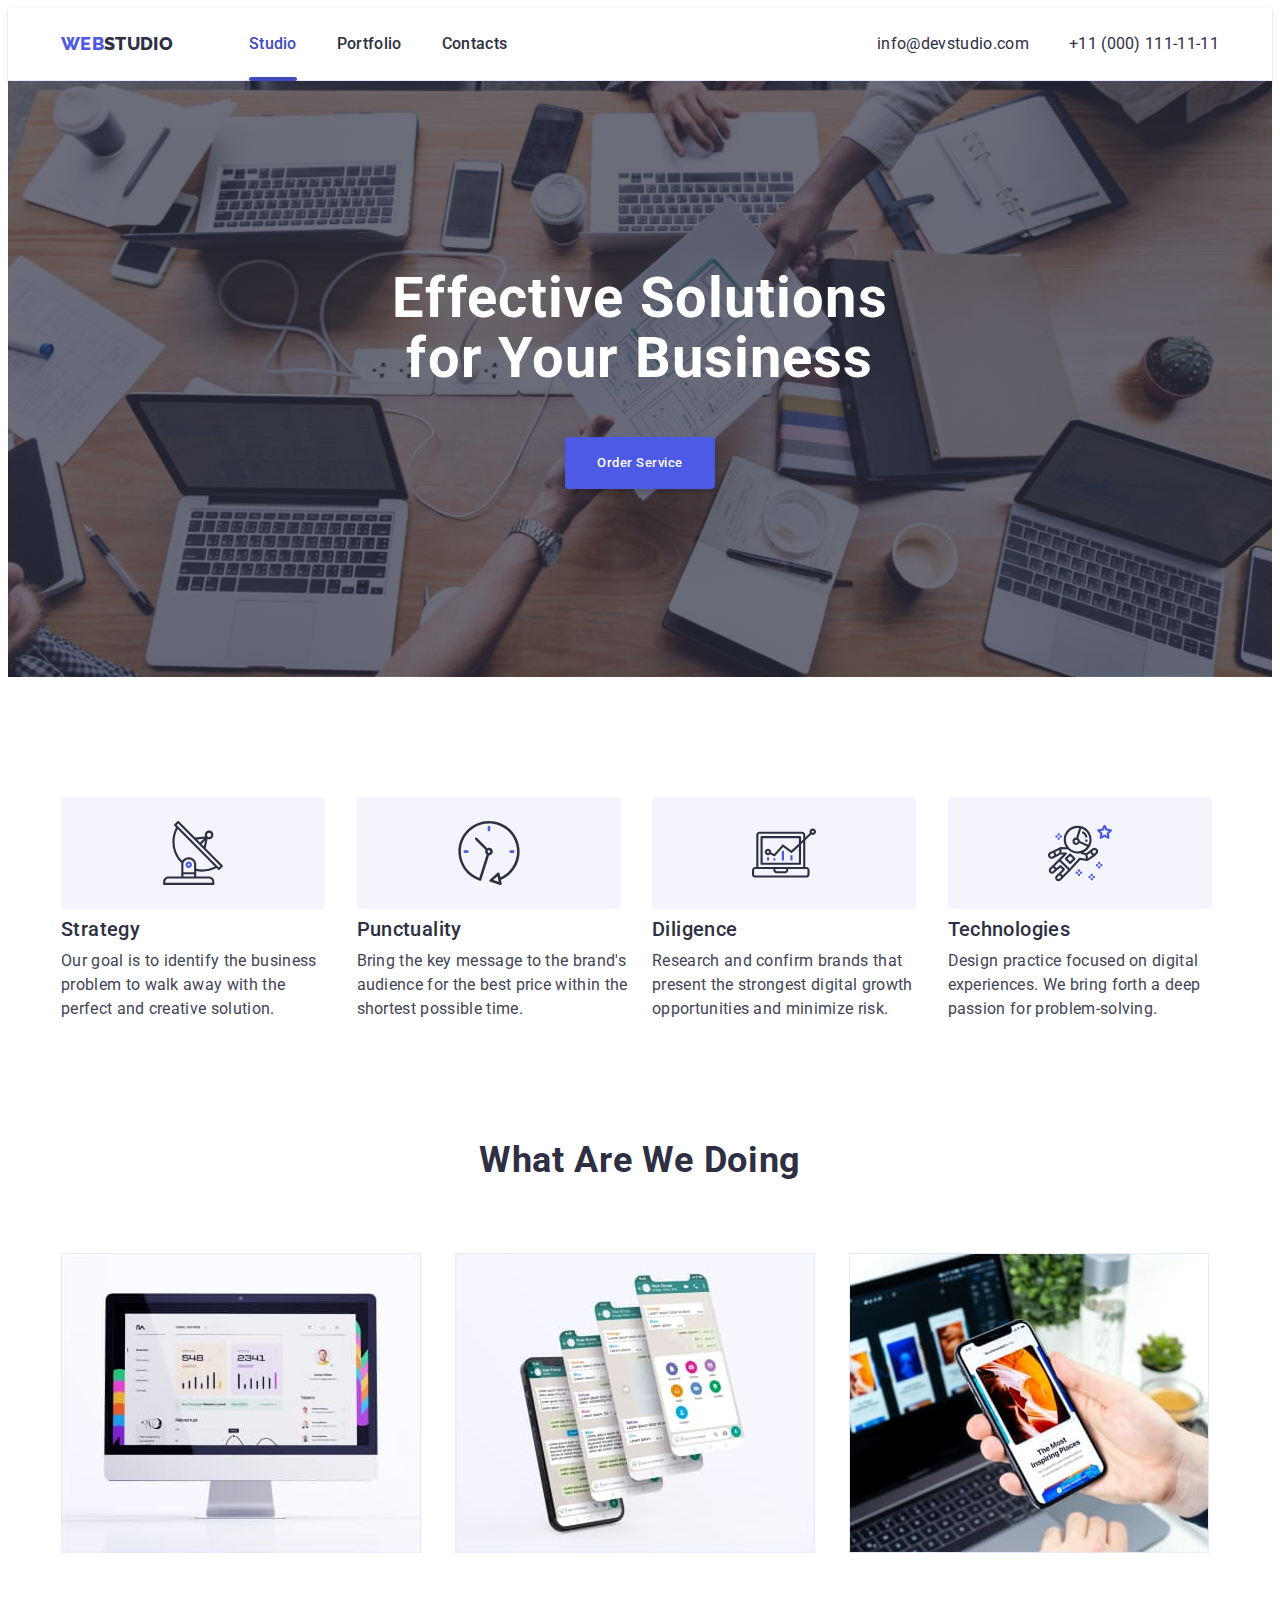
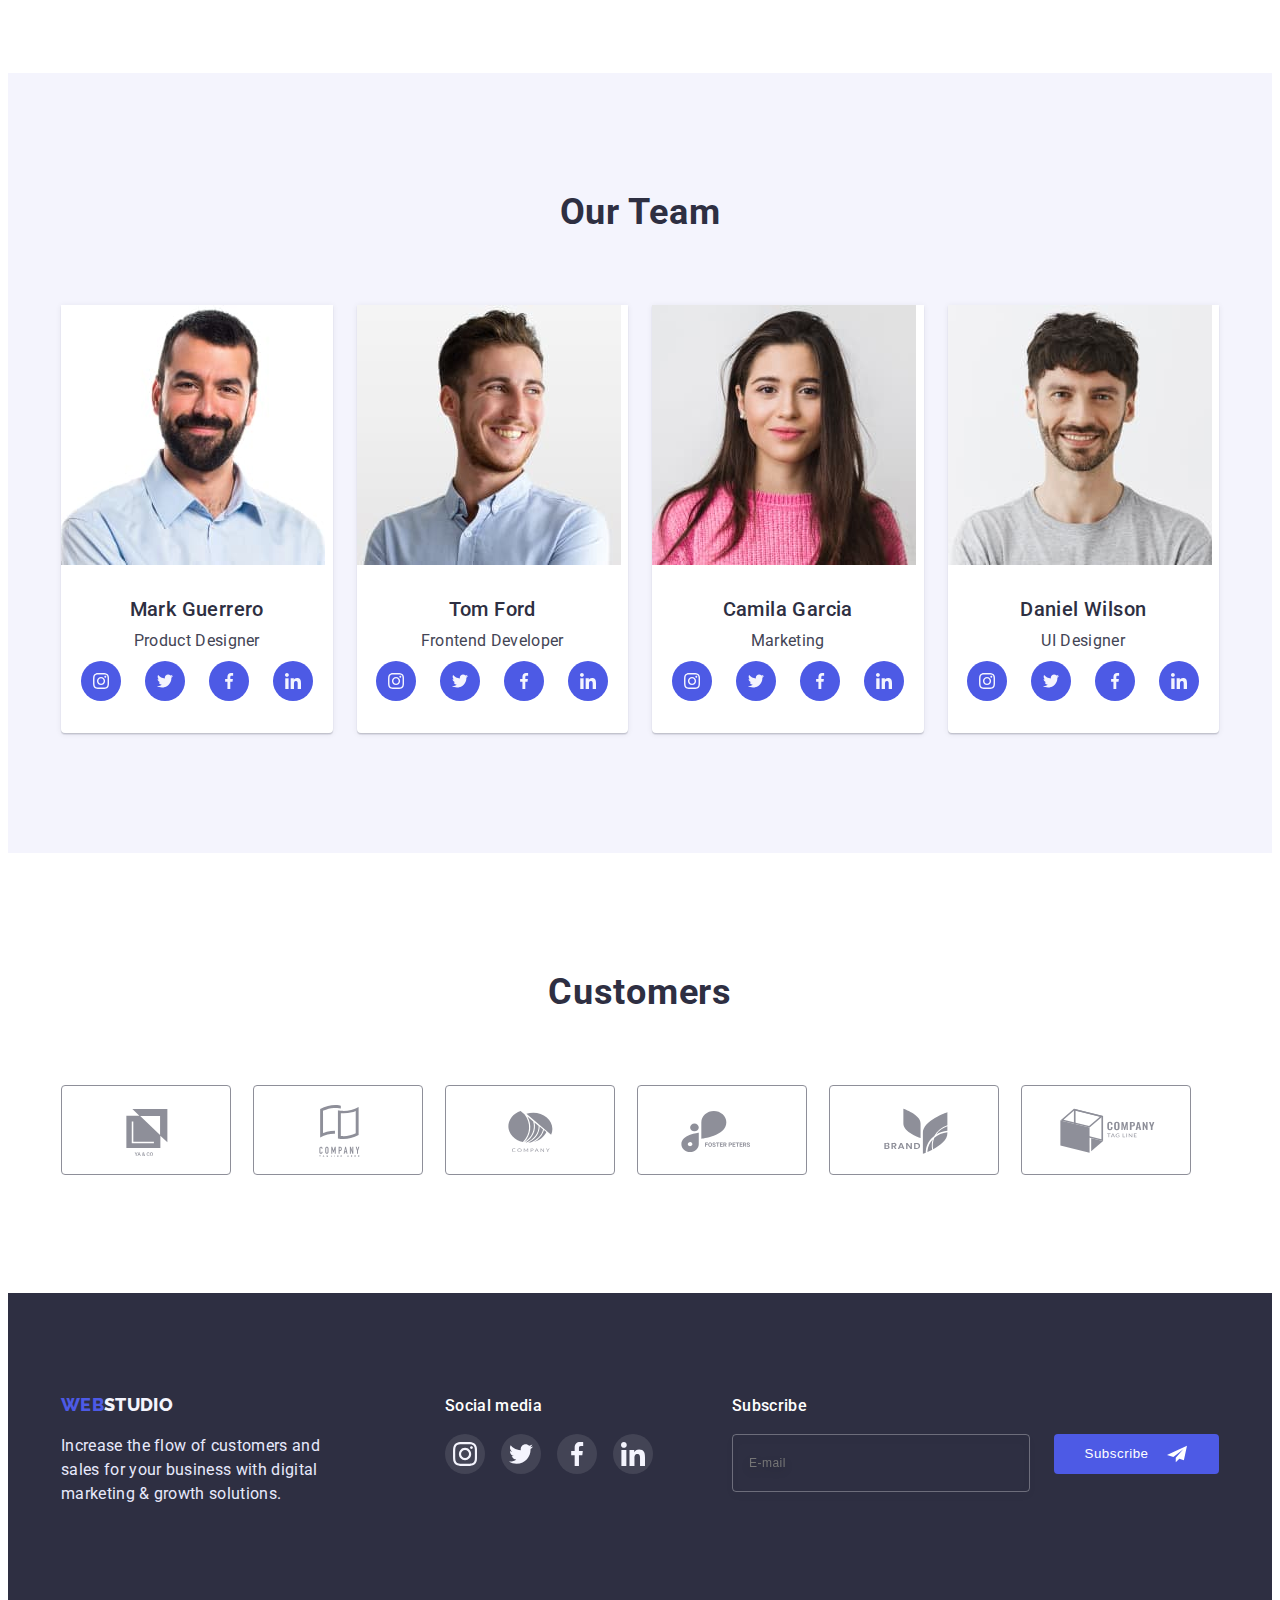
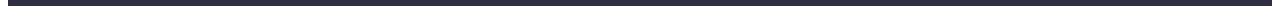
<file: index.html>
<!DOCTYPE html>
<html lang="en">
  <head>
    <meta charset="UTF-8" />
    <meta http-equiv="X-UA-Compatible" content="IE=edge" />
    <meta name="viewport" content="width=device-width, initial-scale=1.0" />
    <title>WebStudio</title>
    <link rel="preconnect" href="https://fonts.googleapis.com" />
    <link rel="preconnect" href="https://fonts.gstatic.com" crossorigin />
    <link
      href="https://fonts.googleapis.com/css2?family=Raleway:wght@800&family=Roboto:wght@400;500;700;900&display=swap"
      rel="stylesheet"
    />
    <link
      rel="stylesheet"
      href="https://cdnjs.cloudflare.com/ajax/libs/modern-normalize/1.1.0/modern-normalize.min.css"
      integrity="sha512-wpPYUAdjBVSE4KJnH1VR1HeZfpl1ub8YT/NKx4PuQ5NmX2tKuGu6U/JRp5y+Y8XG2tV+wKQpNHVUX03MfMFn9Q=="
      crossorigin="anonymous"
      referrerpolicy="no-referrer"
    />
    <link rel="stylesheet" href="./css/style.css" />
  </head>

  <body>
    <header class="header">
      <div class="container header-container">
        <nav class="header-navigation">
          <a class="header-logo logo link" href="./index.html">
            <span class="accent">Web</span>Studio</a
          >
          <ul class="header-list list">
            <li class="header-item">
              <a class="header-link link under" href="./index.html">Studio</a>
            </li>
            <li class="header-item">
              <a class="header-link link" href="./portfolio.html">Portfolio</a>
            </li>
            <li class="header-item">
              <a class="header-link link" href="">Contacts</a>
            </li>
          </ul>
        </nav>

        <address class="header-address">
          <ul class="header-address-list list">
            <li class="header-contact">
              <a
                class="header-address-link link"
                href="mailto:info@devstudio.com"
                >info@devstudio.com</a
              >
            </li>
            <li class="header-contact">
              <a class="header-address-link link" href="tel:+110001111111"
                >+11 (000) 111-11-11</a
              >
            </li>
          </ul>
        </address>
      </div>
    </header>

    <main>
      <section class="hero">
        <div class="container">
          <h1 class="text-main">Effective Solutions for Your Business</h1>
          <button class="button-hero" data-modal-open type="button">
            Order Service
          </button>
        </div>
      </section>
      <!--Service-->
      <section class="section">
        <div class="container">
          <h2 class="hidden">Benefit</h2>
          <ul class="cards-set list">
            <li class="card-set">
              <div class="thumb">
                <svg class="card-icon" width="64" height="64">
                  <use href="./images/icons.svg#icon-antenna"></use>
                </svg>
              </div>
              <h3 class="text-name">Strategy</h3>
              <p class="text-description">
                Our goal is to identify the business problem to walk away with
                the perfect and creative solution.
              </p>
            </li>
            <li class="card-set">
              <div class="thumb">
                <svg class="card-icon" width="64" height="64">
                  <use href="./images/icons.svg#icon-clock"></use>
                </svg>
              </div>
              <h3 class="text-name">Punctuality</h3>
              <p class="text-description">
                Bring the key message to the brand's audience for the best price
                within the shortest possible time.
              </p>
            </li>
            <li class="card-set">
              <div class="thumb">
                <svg class="card-icon" width="64" height="64">
                  <use href="./images/icons.svg#icon-diagram"></use>
                </svg>
              </div>
              <h3 class="text-name">Diligence</h3>
              <p class="text-description">
                Research and confirm brands that present the strongest digital
                growth opportunities and minimize risk.
              </p>
            </li>
            <li class="card-set">
              <div class="thumb">
                <svg class="card-icon" width="64" height="64">
                  <use href="./images/icons.svg#icon-astronaut"></use>
                </svg>
              </div>
              <h3 class="text-name">Technologies</h3>
              <p class="text-description">
                Design practice focused on digital experiences. We bring forth a
                deep passion for problem-solving.
              </p>
            </li>
          </ul>
        </div>
      </section>

      <section class="section-service">
        <div class="container">
          <h2 class="names">What are we doing</h2>
          <ul class="list-gadget list">
            <li class="gadgets">
              <img src="./images/tablet.jpg" alt="tablet" width="360" />
            </li>
            <li class="gadgets">
              <img src="./images/screen.jpg" alt="screen" width="360" />
            </li>
            <li class="gadgets">
              <img src="./images/phone.jpg" alt="phone" width="360" />
            </li>
          </ul>
        </div>
      </section>

      <!--Our team-->
      <section class="section-inverse section">
        <div class="container">
          <h2 class="names">Our Team</h2>
          <ul class="list list-teams">
            <li class="names-backgr">
              <img
                src="./images/markguerrero.jpg"
                alt="photomarkguerrero"
                width="264"
              />
              <div class="list-team-wrap">
                <h3 class="teams">Mark Guerrero</h3>
                <p class="paragraph-text">Product Designer</p>
                <ul class="teams-soc-list list">
                  <li class="teams-soc-item">
                    <a class="teams-soc-link link" href>
                      <svg class="teams-soc-icon" width="16" height="16">
                        <use href="./images/icons.svg#icon-instagram"></use>
                      </svg>
                    </a>
                  </li>
                  <li class="teams-soc-item">
                    <a class="teams-soc-link link" href>
                      <svg class="teams-soc-icon" width="16" height="16">
                        <use href="./images/icons.svg#icon-twitter"></use>
                      </svg>
                    </a>
                  </li>
                  <li class="teams-soc-item">
                    <a class="teams-soc-link link" href>
                      <svg class="teams-soc-icon" width="16" height="16">
                        <use href="./images/icons.svg#icon-facebook"></use>
                      </svg>
                    </a>
                  </li>
                  <li class="teams-soc-item">
                    <a class="teams-soc-link link" href>
                      <svg class="teams-soc-icon" width="16" height="16">
                        <use href="./images/icons.svg#icon-linkedin"></use>
                      </svg>
                    </a>
                  </li>
                </ul>
              </div>
            </li>
            <li class="names-backgr">
              <img src="./images/tomford.jpg" alt="phototomford" width="264" />
              <div class="list-team-wrap">
                <h3 class="teams">Tom Ford</h3>
                <p class="paragraph-text">Frontend Developer</p>
                <ul class="teams-soc-list list">
                  <li class="teams-soc-item">
                    <a class="teams-soc-link link" href>
                      <svg class="teams-soc-icon" width="16" height="16">
                        <use href="./images/icons.svg#icon-instagram"></use>
                      </svg>
                    </a>
                  </li>
                  <li class="teams-soc-item">
                    <a class="teams-soc-link link" href>
                      <svg class="teams-soc-icon" width="16" height="16">
                        <use href="./images/icons.svg#icon-twitter"></use>
                      </svg>
                    </a>
                  </li>
                  <li class="teams-soc-item">
                    <a class="teams-soc-link link" href>
                      <svg class="teams-soc-icon" width="16" height="16">
                        <use href="./images/icons.svg#icon-facebook"></use>
                      </svg>
                    </a>
                  </li>
                  <li class="teams-soc-item">
                    <a class="teams-soc-link link" href>
                      <svg class="teams-soc-icon" width="16" height="16">
                        <use href="./images/icons.svg#icon-linkedin"></use>
                      </svg>
                    </a>
                  </li>
                </ul>
              </div>
            </li>
            <li class="names-backgr">
              <img
                src="./images/camilagarcia.jpg"
                alt="photocamilagarcia"
                width="264"
              />
              <div class="list-team-wrap">
                <h3 class="teams">Camila Garcia</h3>
                <p class="paragraph-text">Marketing</p>
                <ul class="teams-soc-list list">
                  <li class="teams-soc-item">
                    <a class="teams-soc-link link" href>
                      <svg class="teams-soc-icon" width="16" height="16">
                        <use href="./images/icons.svg#icon-instagram"></use>
                      </svg>
                    </a>
                  </li>
                  <li class="teams-soc-item">
                    <a class="teams-soc-link link" href>
                      <svg class="teams-soc-icon" width="16" height="16">
                        <use href="./images/icons.svg#icon-twitter"></use>
                      </svg>
                    </a>
                  </li>
                  <li class="teams-soc-item">
                    <a class="teams-soc-link link" href>
                      <svg class="teams-soc-icon" width="16" height="16">
                        <use href="./images/icons.svg#icon-facebook"></use>
                      </svg>
                    </a>
                  </li>
                  <li class="teams-soc-item">
                    <a class="teams-soc-link link" href>
                      <svg class="teams-soc-icon" width="16" height="16">
                        <use href="./images/icons.svg#icon-linkedin"></use>
                      </svg>
                    </a>
                  </li>
                </ul>
              </div>
            </li>
            <li class="names-backgr">
              <img
                src="./images/danielwilson.jpg"
                alt="photodanielwilson"
                width="264"
              />
              <div class="list-team-wrap">
                <h3 class="teams">Daniel Wilson</h3>
                <p class="paragraph-text">UI Designer</p>
                <ul class="teams-soc-list list">
                  <li class="teams-soc-item">
                    <a class="teams-soc-link link" href>
                      <svg class="teams-soc-icon" width="16" height="16">
                        <use href="./images/icons.svg#icon-instagram"></use>
                      </svg>
                    </a>
                  </li>
                  <li class="teams-soc-item">
                    <a class="teams-soc-link link" href>
                      <svg class="teams-soc-icon" width="16" height="16">
                        <use href="./images/icons.svg#icon-twitter"></use>
                      </svg>
                    </a>
                  </li>
                  <li class="teams-soc-item">
                    <a class="teams-soc-link link" href>
                      <svg class="teams-soc-icon" width="16" height="16">
                        <use href="./images/icons.svg#icon-facebook"></use>
                      </svg>
                    </a>
                  </li>
                  <li class="teams-soc-item">
                    <a class="teams-soc-link link" href>
                      <svg class="teams-soc-icon" width="16" height="16">
                        <use href="./images/icons.svg#icon-linkedin"></use>
                      </svg>
                    </a>
                  </li>
                </ul>
              </div>
            </li>
          </ul>
        </div>
      </section>

      <!--Customers-->
      <section class="section">
        <div class="container">
          <h2 class="customers-title">Customers</h2>
          <ul class="customers-list">
            <li class="customers-item list">
              <a class="customers-link link" href>
                <svg class="customers-icon" width="104" height="56">
                  <use href="./images/icons.svg#icon-logo"></use>
                </svg>
              </a>
            </li>

            <li class="customers-item list">
              <a class="customers-link link" href>
                <svg class="customers-icon" width="104" height="56">
                  <use href="./images/icons.svg#icon-logo2"></use>
                </svg>
              </a>
            </li>

            <li class="customers-item list">
              <a class="customers-link link" href>
                <svg class="customers-icon" width="104" height="56">
                  <use href="./images/icons.svg#icon-logo3"></use>
                </svg>
              </a>
            </li>

            <li class="customers-item list">
              <a class="customers-link link" href>
                <svg class="customers-icon" width="104" height="56">
                  <use href="./images/icons.svg#icon-logo4"></use>
                </svg>
              </a>
            </li>

            <li class="customers-item list">
              <a class="customers-link link" href>
                <svg class="customers-icon" width="104" height="56">
                  <use href="./images/icons.svg#icon-logo5"></use>
                </svg>
              </a>
            </li>

            <li class="customers-item list">
              <a class="customers-link link" href>
                <svg class="customers-icon" width="104" height="56">
                  <use href="./images/icons.svg#icon-logo6"></use>
                </svg>
              </a>
            </li>
          </ul>
        </div>
      </section>
    </main>

    <!--WebStudio-->
    <footer class="footer">
      <div class="footer-container">
        <div class="footer-description">
          <a class="footer-logo logo link" href="./index.html">
            <span class="accent">Web</span
            ><span class="accent-logo">Studio</span></a
          >
          <p class="footer-text">
            Increase the flow of customers and sales for your business with
            digital marketing & growth solutions.
          </p>
        </div>
        <div class="footer-soc">
          <p class="footer-soc-title">Social media</p>
          <ul class="footer-soc-list list">
            <li class="footer-soc-item list">
              <a class="footer-soc-link link" href>
                <svg class="footer-soc-icon" width="24" height="24">
                  <use href="./images/icons.svg#icon-instagram"></use>
                </svg>
              </a>
            </li>
            <li class="footer-soc-item">
              <a class="footer-soc-link link" href>
                <svg class="footer-soc-icon" width="24" height="24">
                  <use href="./images/icons.svg#icon-twitter"></use>
                </svg>
              </a>
            </li>
            <li class="footer-soc-item">
              <a class="footer-soc-link link" href>
                <svg class="footer-soc-icon" width="24" height="24">
                  <use href="./images/icons.svg#icon-facebook"></use>
                </svg>
              </a>
            </li>
            <li class="footer-soc-item">
              <a class="footer-soc-link link" href>
                <svg class="footer-soc-icon" width="24" height="24">
                  <use href="./images/icons.svg#icon-linkedin"></use>
                </svg>
              </a>
            </li>
          </ul>
        </div>

        <div class="subscribe-field">
          <p class="footer-sub-title">Subscribe</p>
          <form class="subscribe-form">
            <input
              type="email"
              name="subscribe-email"
              class="subscribe-input"
              id="subscribe-email"
              placeholder="E-mail"
            />

            <button class="button-subscribe" type="submit">
              <span class="sub-text">Subscribe</span>
              <svg class="subscribe-icon" width="24" height="20">
                <use href="./images/icons.svg#icon-send"></use>
              </svg>
            </button>
          </form>
        </div>
      </div>
    </footer>
    <div class="backdrop is-hidden" data-modal>
      <div class="modal">
        <button class="modal-close" type="button" data-modal-close>
          <svg class="modal-close-icon" width="8" height="8">
            <use href="./images/icons.svg#icon-close-black"></use>
          </svg>
        </button>
        <p class="modal-title">Leave your contacts and we will call you back</p>
        <form class="modal-form">
          <div class="modal-field">
            <label class="input-text" for="user-name">Name</label>
            <div class="input-wrap">
              <input
                class="modal-input"
                id="user-name"
                name="user-name"
                type="text"
              />
              <svg class="modal-icon" width="18" height="18">
                <use href="./images/icons.svg#icon-person"></use>
              </svg>
            </div>
          </div>

          <div class="modal-field">
            <label class="input-texts" for="user-tel">Phone</label>
            <div class="input-wrap">
              <input class="modal-input" id="user-tel" type="tel" />
              <svg class="modal-icon" width="18" height="24">
                <use href="./images/icons.svg#icon-phone"></use>
              </svg>
            </div>
          </div>

          <div class="modal-field">
            <label class="input-texts" for="user-email">Email</label>
            <div class="input-wrap">
              <input class="modal-input" id="user-email" type="email" />
              <svg class="modal-icon" width="18" height="24">
                <use href="./images/icons.svg#icon-email"></use>
              </svg>
            </div>
          </div>

          <div class="modal-field-com">
            <label class="input-text" for="user-text">Comment</label>
            <textarea
              class="modal-message"
              id="user-text"
              name="user-text"
              placeholder="Text input"
            ></textarea>
          </div>

          <div class="modal-field">
            <input
              class="input-check hidden"
              id="policy"
              type="checkbox"
              value="true"
            />
            <label for="policy" class="check-text">
              <span class="check-frame">
                <svg class="check-icon" width="10" height="8">
                  <use href="./images/icons.svg#icon-check"></use>
                </svg>
              </span>
              <span>
                I accept the terms and conditions of the
                <a class="policy-text" href="">Privacy Policy</a>
              </span>
            </label>
          </div>
          <button class="button-backdrop" type="submit">Send</button>
        </form>
      </div>
    </div>
    <script src="./js/modal.js"></script>
  </body>
</html>
</file>
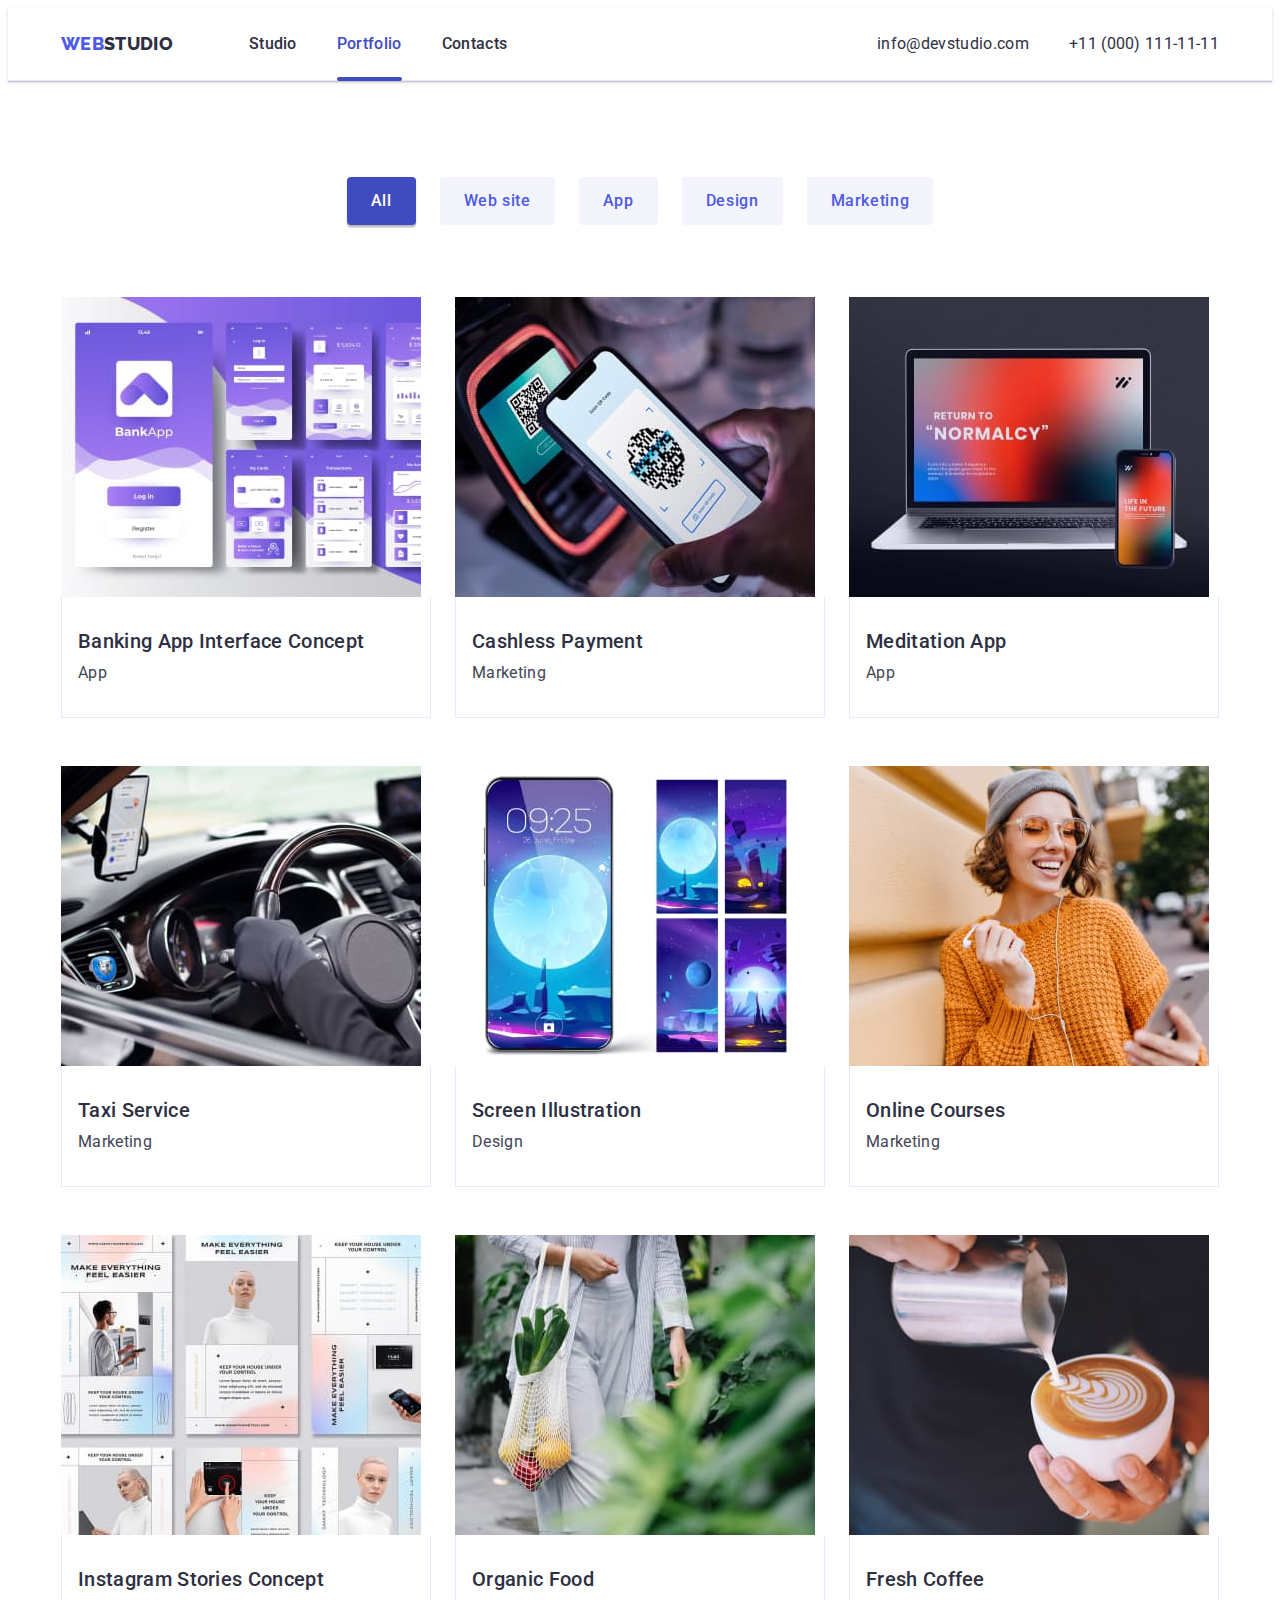
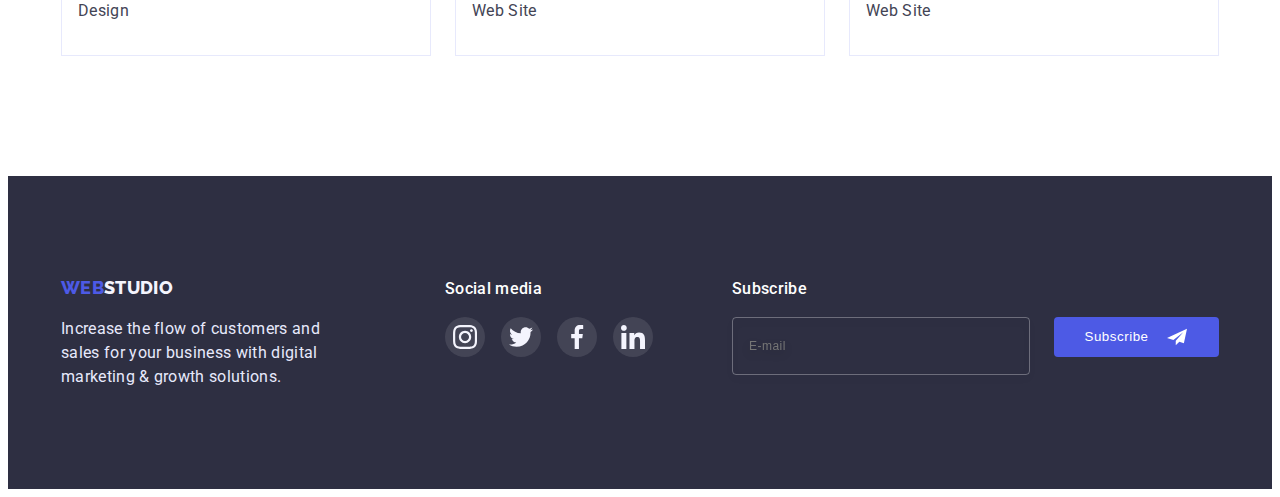
<file: portfolio.html>
<!DOCTYPE html>
<html lang="en">
  <head>
    <meta charset="UTF-8" />
    <meta http-equiv="X-UA-Compatible" content="IE=edge" />
    <meta name="viewport" content="width=device-width, initial-scale=1.0" />
    <title>WebStudio</title>
    <link rel="preconnect" href="https://fonts.googleapis.com" />
    <link rel="preconnect" href="https://fonts.gstatic.com" crossorigin />
    <link
      href="https://fonts.googleapis.com/css2?family=Raleway:wght@800&family=Roboto:wght@400;500;700;900&display=swap"
      rel="stylesheet"
    />
    <link
      rel="stylesheet"
      href="https://cdnjs.cloudflare.com/ajax/libs/modern-normalize/1.1.0/modern-normalize.min.css"
      integrity="sha512-wpPYUAdjBVSE4KJnH1VR1HeZfpl1ub8YT/NKx4PuQ5NmX2tKuGu6U/JRp5y+Y8XG2tV+wKQpNHVUX03MfMFn9Q=="
      crossorigin="anonymous"
      referrerpolicy="no-referrer"
    />
    <link rel="stylesheet" href="./css/style.css" />
  </head>

  <body>
    <header class="header">
      <div class="container header-container">
        <nav class="header-navigation">
          <a class="header-logo logo link" href="./index.html">
            <span class="accent">Web</span>Studio</a
          >
          <ul class="header-list list">
            <li class="header-item">
              <a class="header-link link" href="./index.html">Studio</a>
            </li>
            <li class="header-item">
              <a class="header-link link under" href="./portfolio.html"
                >Portfolio</a
              >
            </li>
            <li class="header-item">
              <a class="header-link link" href="">Contacts</a>
            </li>
          </ul>
        </nav>

        <address class="header-address">
          <ul class="header-address-list list">
            <li class="header-contact">
              <a
                class="header-address-link link"
                href="mailto:info@devstudio.com"
                >info@devstudio.com</a
              >
            </li>
            <li class="header-contact">
              <a class="header-address-link link" href="tel:+110001111111"
                >+11 (000) 111-11-11</a
              >
            </li>
          </ul>
        </address>
      </div>
    </header>

    <main>
      <section class="projects">
        <div class="container">
          <h1 class="hidden">List of Projects</h1>
          <ul class="filter-list list">
            <li class="filter-item">
              <button class="filter-button filter-current" type="button">
                All
              </button>
            </li>
            <li class="filter-item">
              <button class="filter-button" type="button">Web site</button>
            </li>
            <li class="filter-item">
              <button class="filter-button" type="button">App</button>
            </li>
            <li class="filter-item">
              <button class="filter-button" type="button">Design</button>
            </li>
            <li class="filter-item">
              <button class="filter-button" type="button">Marketing</button>
            </li>
          </ul>

          <ul class="projects-list list">
            <li class="projects-backgr">
              <a href="" class="projects-link link">
                <div class="projects-cover-wrap">
                  <img src="./img/bank.jpg" alt="bankingapp" width="360" />
                  <p class="projects-cover-text">
                    14 Stylish and User-Friendly App Design Concepts · Task
                    Manager App · Calorie Tracker App · Exotic Fruit Ecommerce
                    App · Cloud Storage App
                  </p>
                </div>
                <div class="projects-list-wrap">
                  <h2 class="concept-item">Banking App Interface Concept</h2>
                  <p class="projects-text">App</p>
                </div>
              </a>
            </li>

            <li class="projects-backgr">
              <a href="" class="projects-link link">
                <div class="projects-cover-wrap">
                  <img
                    src="./img/payment.jpg"
                    alt="cashlesspayment"
                    width="360"
                  />
                  <p class="projects-cover-text">
                    14 Stylish and User-Friendly App Design Concepts · Task
                    Manager App · Calorie Tracker App · Exotic Fruit Ecommerce
                    App · Cloud Storage App
                  </p>
                </div>
                <div class="projects-list-wrap">
                  <h2 class="concept-item">Cashless Payment</h2>
                  <p class="projects-text">Marketing</p>
                </div>
              </a>
            </li>

            <li class="projects-backgr">
              <a href="" class="projects-link link">
                <div class="projects-cover-wrap">
                  <img
                    src="./img/meditation.jpg"
                    alt="meditationapp"
                    width="360"
                  />
                  <p class="projects-cover-text">
                    14 Stylish and User-Friendly App Design Concepts · Task
                    Manager App · Calorie Tracker App · Exotic Fruit Ecommerce
                    App · Cloud Storage App
                  </p>
                </div>
                <div class="projects-list-wrap">
                  <h2 class="concept-item">Meditation App</h2>
                  <p class="projects-text">App</p>
                </div>
              </a>
            </li>

            <li class="projects-backgr">
              <a href="" class="projects-link link">
                <div class="projects-cover-wrap">
                  <img src="./img/taxi.jpg" alt="taxiservice" width="360" />
                  <p class="projects-cover-text">
                    14 Stylish and User-Friendly App Design Concepts · Task
                    Manager App · Calorie Tracker App · Exotic Fruit Ecommerce
                    App · Cloud Storage App
                  </p>
                </div>
                <div class="projects-list-wrap">
                  <h2 class="concept-item">Taxi Service</h2>
                  <p class="projects-text">Marketing</p>
                </div>
              </a>
            </li>

            <li class="projects-backgr">
              <a href="" class="projects-link link">
                <div class="projects-cover-wrap">
                  <img
                    src="./img/screen.jpg"
                    alt="screenillustration"
                    width="360"
                  />
                  <p class="projects-cover-text">
                    14 Stylish and User-Friendly App Design Concepts · Task
                    Manager App · Calorie Tracker App · Exotic Fruit Ecommerce
                    App · Cloud Storage App
                  </p>
                </div>
                <div class="projects-list-wrap">
                  <h2 class="concept-item">Screen Illustration</h2>
                  <p class="projects-text">Design</p>
                </div>
              </a>
            </li>

            <li class="projects-backgr">
              <a href="" class="projects-link link">
                <div class="projects-cover-wrap">
                  <img
                    src="./img/onlinecourses.jpg"
                    alt="onlinecourses"
                    width="360"
                  />
                  <p class="projects-cover-text">
                    14 Stylish and User-Friendly App Design Concepts · Task
                    Manager App · Calorie Tracker App · Exotic Fruit Ecommerce
                    App · Cloud Storage App
                  </p>
                </div>
                <div class="projects-list-wrap">
                  <h2 class="concept-item">Online Courses</h2>
                  <p class="projects-text">Marketing</p>
                </div>
              </a>
            </li>

            <li class="projects-backgr">
              <a href="" class="projects-link link">
                <div class="projects-cover-wrap">
                  <img
                    src="./img/instagram.jpg"
                    alt="instagramstoriesconcept"
                    width="360"
                  />
                  <p class="projects-cover-text">
                    14 Stylish and User-Friendly App Design Concepts · Task
                    Manager App · Calorie Tracker App · Exotic Fruit Ecommerce
                    App · Cloud Storage App
                  </p>
                </div>
                <div class="projects-list-wrap">
                  <h2 class="concept-item">Instagram Stories Concept</h2>
                  <p class="projects-text">Design</p>
                </div>
              </a>
            </li>

            <li class="projects-backgr">
              <a href="" class="projects-link link">
                <div class="projects-cover-wrap">
                  <img
                    src="./img/organicfood.jpg"
                    alt="organicfood"
                    width="360"
                  />
                  <p class="projects-cover-text">
                    14 Stylish and User-Friendly App Design Concepts · Task
                    Manager App · Calorie Tracker App · Exotic Fruit Ecommerce
                    App · Cloud Storage App
                  </p>
                </div>
                <div class="projects-list-wrap">
                  <h2 class="concept-item">Organic Food</h2>
                  <p class="projects-text">Web Site</p>
                </div>
              </a>
            </li>

            <li class="projects-backgr">
              <a href="" class="projects-link link">
                <div class="projects-cover-wrap">
                  <img
                    src="./img/freshcoffee.jpg"
                    alt="freshcoffee"
                    width="360"
                  />
                  <p class="projects-cover-text">
                    14 Stylish and User-Friendly App Design Concepts · Task
                    Manager App · Calorie Tracker App · Exotic Fruit Ecommerce
                    App · Cloud Storage App
                  </p>
                </div>
                <div class="projects-list-wrap">
                  <h2 class="concept-item">Fresh Coffee</h2>
                  <p class="projects-text">Web Site</p>
                </div>
              </a>
            </li>
          </ul>
        </div>
      </section>
    </main>

    <!--WebStudio-->
    <footer class="footer">
      <div class="footer-container">
        <div class="footer-description">
          <a class="footer-logo logo link" href="./index.html">
            <span class="accent">Web</span
            ><span class="accent-logo">Studio</span></a
          >
          <p class="footer-text">
            Increase the flow of customers and sales for your business with
            digital marketing & growth solutions.
          </p>
        </div>
        <div class="footer-soc">
          <p class="footer-soc-title">Social media</p>
          <ul class="footer-soc-list list">
            <li class="footer-soc-item list">
              <a class="footer-soc-link link" href>
                <svg class="footer-soc-icon" width="24" height="24">
                  <use href="./images/icons.svg#icon-instagram"></use>
                </svg>
              </a>
            </li>
            <li class="footer-soc-item">
              <a class="footer-soc-link link" href>
                <svg class="footer-soc-icon" width="24" height="24">
                  <use href="./images/icons.svg#icon-twitter"></use>
                </svg>
              </a>
            </li>
            <li class="footer-soc-item">
              <a class="footer-soc-link link" href>
                <svg class="footer-soc-icon" width="24" height="24">
                  <use href="./images/icons.svg#icon-facebook"></use>
                </svg>
              </a>
            </li>
            <li class="footer-soc-item">
              <a class="footer-soc-link link" href>
                <svg class="footer-soc-icon" width="24" height="24">
                  <use href="./images/icons.svg#icon-linkedin"></use>
                </svg>
              </a>
            </li>
          </ul>
        </div>
        <div class="subscribe-field">
          <h3 class="footer-sub-title">Subscribe</h3>
          <form class="subscribe-form">
            <input
              type="email"
              name="subscribe-email"
              class="subscribe-input"
              id="subscribe-email"
              placeholder="E-mail"
            />

            <button class="button-subscribe" type="submit">
              <span class="sub-text">Subscribe</span>
              <svg class="subscribe-icon" width="24" height="20">
                <use href="./images/icons.svg#icon-send"></use>
              </svg>
            </button>
          </form>
        </div>
      </div>
    </footer>
  </body>
</html>
</file>
<file: css/style.css>
:root {
--main-color:#434455;
--primary-color: #2E2F42;
--secondory-color: #F4F4FD;
--secondary-font-color:#FFFFFF;
--accent-color: #4D5AE5;
--hover-color:#404BBF;
--footer-text:#E7E9FC;

}

p,h1,h2,h3,h4,h5,h6 {
  margin: 0;
}

ul {
  margin: 0;
  padding-left: 0;
}
img {
  display: block;
}

 button {
  cursor: pointer;
 }

 address {
  font-style: normal;
 }


body {
font-family: 'Roboto', sans-serif;
color:var(--primary-color);
font-size: 16px;
line-height: 1.5;
letter-spacing: 0.02em;
}
.container {
  display: inherit;
  width: 100%;
  max-width: 1158px;
  padding: 0 15px;
  margin: 0 auto;
}

address {
  font:inherit;
}

.link {
text-decoration: none;
color: inherit;
font: inherit;
}

.list {
list-style: none;
}

.section {
  padding-bottom: 120px;
  padding-top: 120px;
}

.section-service {
  margin-top: 0;
  padding-bottom: 120px;
}
/*-------------HEADER--------------- */

.header {
  background-color:var(--secondary-font-color);
  border-bottom:1px solid var(--footer-text);
  box-shadow: 0px 2px 1px rgba(46, 47, 66, 0.08), 0px 1px 1px rgba(46, 47, 66, 0.16), 0px 1px 6px rgba(46, 47, 66, 0.08);
}

.header-container {
  display: flex;
  align-items: center;
}

.header-logo {
  display: block;
  padding-top: 24px;
  padding-bottom: 24px;
  margin-right: 76px;
}
.header-navigation {
  display: flex;
}

.accent {
  color:var(--accent-color);
}

.accent-logo {
  color: var(--secondory-color);
}

.logo {
  font-family: 'Raleway',sans-serif;
  font-weight: 800;
  font-size: 18px;
  line-height: 1.33;
  text-transform: uppercase;
}

.header-list {
  display: flex;
  font-weight: 500;
  font-size: 16px;
  line-height: 1.5;
  align-items: center;
}

.header-item :is(:hover, :focus){
 color: var(--hover-color);
 
}

.header-item:not(:last-child) {
margin-right: 40px;
}

.header-item {
  transition: color 250ms cubic-bezier(0.4, 0, 0.2, 1);
}

.header-link {
  display: block;
  padding-top: 24px;
  padding-bottom: 24px;
  font-weight: 500;
  font-size: 16px;
  line-height: 1.5;
  letter-spacing: 0.02em;
  color: var(--primary-color);
  transition: color 250ms cubic-bezier(0.4, 0, 0.2, 1);
}

.under {
  color: var(--hover-color);
  position: relative;
}

.under::after {
  content: '';
  display: block;
  width: 100%;
  height: 4px;
  left: 0px;
  bottom: -1px;
  position: absolute;
  background: var(--hover-color);
  border-radius: 2px;
  opacity: 1;
  transition: opacity 250mscubic-bezier(0.4, 0, 0.2, 1);
}


.header-address {
  font-weight: 400;
  font-size: 16px;
  line-height: 1.5;
  letter-spacing: 0.02em;
  margin-left: auto;
}

.header-contact:not(:last-child) {
  margin-right: 40px;

}

.header-address-link:is(:hover,:focus){
  color:var(--hover-color);
  
}

.header-address-link {
  display: block;
  padding-top: 24px;
  padding-bottom: 24px;
  transition: color 250ms cubic-bezier(0.4, 0, 0.2, 1);
  
}

.header-address-list {
  display: flex;
  align-items: center;
}

/*----------MAIN STUDIO--------*/

.hero {
  max-width: 1440px;
  margin-right: auto;
  margin-left: auto;
  background-image:linear-gradient(
  rgba(46, 47, 66, 0.7), 
  rgba(46, 47, 66, 0.7)), url(../images/main-people-office.jpg);
  background-repeat: no-repeat;
  background-position: center;
  background-size: cover;
  padding-top: 188px;
  padding-bottom: 188px;
  background-color: var(--primary-color);
}

.text-main {
  max-width: 496px;
  font-size: 56px;
  line-height: 1.07;
  text-align: center;
  letter-spacing: 0.02em;
  color: var(--secondary-font-color);
  margin: auto;
}

.button-hero {
  font-weight: 500;
  line-height: 1.5;
  letter-spacing: 0.04em;
  cursor: pointer;
  padding: 16px 32px;
  border: none;
  font-family: inherit;
  color: var(--secondary-font-color);
  background-color: var(--accent-color);
  box-shadow: 0px 4px 4px rgba(0, 0, 0, 0.15);
  border-radius: 4px;
  display: block;
  margin: auto;
  margin-top: 48px;
  transition: background-color 250ms cubic-bezier(0.4, 0, 0.2, 1), color 250ms cubic-bezier(0.4, 0, 0.2, 1);
}

.button-hero:is(:hover, :focus) {
  background-color: var(--hover-color);
  color: var(--secondary-font-color);
  
}


.main-text {

}

.hidden {
  position: absolute;
  white-space: nowrap;
  width: 1px;
  height: 1px;
  overflow: hidden;
  border: 0;
  padding: 0;
  clip: rect(0 0 0 0);
  clip-path: inset(50%);
  margin: -1px;
}

.cards-set {
  display: flex;
  gap: 24px;
 }
  .card-set {
    flex-basis: calc((100% - 72px)/4);
  }
 
  .card-icon {
  fill: var(--primary-color);
  }
  
.thumb {
display: flex;
align-items: center;
justify-content: center;
width: 264px;
height: 112px;
background-color: var(--secondory-color);
border-radius: 4px;
}

.text-name {
  margin-top: 8px;
  font-weight: 500;
  font-size: 20px;
  line-height: 1.2;
  letter-spacing: 0.02em;
  color: var(--primary-color);
}

.text-description {
  margin-top: 8px;
  font-size: 16px;
  line-height: 1.5;
  letter-spacing: 0.02em;
  color: var(--main-color);
}

.names {
  font-size: 36px;
  line-height: 1.11;
  letter-spacing: 0.02em;
  text-align: center;
  text-transform: capitalize;
  margin-bottom: 72px;
}

.list-gadget {
  display: flex;
  justify-content: space-between;
}

.gadgets {
  flex-basis: calc((100% - 48px)/3);
}

.list-teams {
  display: flex;
  gap: 24px;
}


.names-backgr {
  background: var(--secondary-font-color);
  flex-basis: calc((100% - 72px)/4);
  border-radius: 0px 0px 4px 4px;
  box-shadow: 0px 1px 6px rgba(46, 47, 66, 0.08), 0px 1px 1px rgba(46, 47, 66, 0.16), 0px 2px 1px rgba(46, 47, 66, 0.08);
}



.teams {
  font-weight: 500;
  font-size: 20px;
  line-height: 1.2;
  letter-spacing: 0.02em;
  text-align: center;
  margin-bottom: 8px;
}

.paragraph-text {
 text-align: center;
 color: var(--main-color);
 margin-bottom: 8px;
}

.list-team-wrap {
  padding-top: 32px;
  padding-bottom: 32px;
  padding-left: 16px;
  padding-right: 16px;
}

.teams-soc-list {
  display: flex;
  justify-content: center;
  gap: 24px;
}

.teams-soc-item {
  width: 40px;
  height: 40px;
}

.teams-soc-link {
  width: 100%;
  height: 100%;
  border-radius: 50%;
  display: flex;
  justify-content: center;
  align-items: center;
  background-color: var(--accent-color);
  transition: background-color 250ms cubic-bezier(0.4, 0, 0.2, 1);
}

.teams-soc-icon {
  fill: var(--secondory-color);
  
}

.teams-soc-link:is(:hover, :focus) {
  background-color: var(--hover-color);
  
}


/*-------------MAIN PORTFOLIO---------*/

.filter-list {
  font-weight: 500;
  font-size: 16px;
  line-height: 1.5px;
  color:var(--accent-color);
  display: flex;
  justify-content: center;
  margin-bottom: 72px;
}

.filter-item:not(:last-child) {
 margin-right: 24px;
}

.filter-button {
font-family: inherit;
cursor: pointer;
border: var(--footer-text);
background-color: var(--secondory-color);
padding: 12px 24px;
border-radius: 4px;
color: var(--accent-color);
font-weight: 500;
font-size: 16px;
line-height: 1.5;
letter-spacing: 0.04em;
transition: background-color 250ms cubic-bezier(0.4, 0, 0.2, 1), 
color 250ms cubic-bezier(0.4, 0, 0.2, 1), 
box-shadow 250ms cubic-bezier(0.4, 0, 0.2, 1),
border-color 250ms cubic-bezier(0.4, 0, 0.2, 1);
}

.filter-button:is(:hover,:focus, .filter-current) {
  background-color: var(--hover-color);
  color: var(--secondary-font-color);
  border-color: transparent;
  box-shadow: 0px 3px 1px rgba(0, 0, 0, 0.1), 0px 2px 1px rgba(0, 0, 0, 0.08), 0px 2px 2px rgba(0, 0, 0, 0.12);
}

.concept-item {
  font-weight: 500;
  font-size: 20px;
  line-height: 1.2;
  color: var(--primary-color);
  margin-bottom: 8px;
}
 .projects {
  padding-top: 96px;
  padding-bottom: 120px;
 }

.projects-backgr {
  background-color: var(--secondary-font-color);
  flex-basis: calc((100% - 48px)/3);
  width: 360px;
}


.projects-list {
  display: flex;
  flex-wrap: wrap;
  column-gap: 24px;
  row-gap: 48px;

}
.projects-text {
font-size: 16px;
line-height: 1.5;
color: var(--main-color);
}

.projects-cover-wrap {
  position: relative;
  overflow: hidden;
}

.projects-cover-text {
  position: absolute;
  top: 0;
  height: 100%;
  font-weight: 400;
  font-size: 16px;
  line-height: 1.5;
  letter-spacing: 0.02em;
  color: var(--secondory-color);
  padding: 40px 32px;
  background: var(--accent-color); 
  transform:  translateY(100%);
  transition: transform 250ms cubic-bezier(0.4, 0, 0.2, 1);
  overflow: auto;

}

.projects-link:hover .projects-cover-text, 
.projects-link:focus .projects-cover-text {
  transform: translateY(0);
  
}

.projects-list-wrap {
  border-left: 1px solid var(--footer-text);
  border-bottom: 1px solid var(--footer-text);
  border-right: 1px solid var(--footer-text);
  padding-left: 16px;
  padding-right: 16px;
  padding-top: 32px;
  padding-bottom: 32px;
}

.projects-link {
display: block;
max-width: 100%;
height: auto;
transition: transform 250ms cubic-bezier(0.4, 0, 0.2, 1),
box-shadow 250ms cubic-bezier(0.4, 0, 0.2, 1);
}

.projects-link:is(:hover, :focus) {
box-shadow: 0px 1px 6px rgba(46, 47, 66, 0.08), 0px 1px 1px rgba(46, 47, 66, 0.16), 0px 2px 1px rgba(46, 47, 66, 0.08);

}

.section-inverse {
  background-color: var(--secondory-color);
}


.customers-title {
  font-weight: 700;
  font-size: 36px;
  line-height: 1.11;
  text-align: center;
  letter-spacing: 0.02em;
  text-transform: capitalize;
  color: var(--primary-color);
  margin-bottom: 72px;
}




.customers-item {
flex-basis: calc((100%-120px)/6);
width: 168px;
height: 88px;
}

.customers-list {
display: flex;
gap: 24px;
}

.customers-link {
display: flex;
align-items: center;
justify-content: center;
height: 100%;
width: 100%;
border: 1px solid #8E8F99;
border-radius: 4px;
color: #8E8F99;
transition: border-color 250ms cubic-bezier(0.4, 0, 0.2, 1), color 250ms cubic-bezier(0.4, 0, 0.2, 1);
}

.customers-link:is(:hover, :focus) {
  border-color: var(--hover-color);
  color: var(--hover-color);
  
}

 .customers-icon {
  fill: currentColor;
 }

/*-------FOOTER--------*/

.footer-logo {

}


.footer-text {
color: var(--footer-text);
font-size: 16px;
line-height: 1.5;
letter-spacing: 0.02em;
max-width: 264px;
margin-top: 16px;
}

.footer {
background-color: var(--primary-color);
padding-top: 100px;
padding-bottom: 100px;
}

.footer-container {
  display: flex;
  align-items: baseline;
  max-width: 1158px;
  margin: 0 auto;
  
}

.footer-soc-title {
  font-weight: 500;
  font-size: 16px;
  line-height: 1.5;
  letter-spacing: 0.02em;
  color: var(--secondary-font-color);
  margin-bottom: 16px;
}

.footer-soc {
  margin-left: 120px;
  margin-right: auto;
}

 .footer-soc-list {
  display: flex;
  gap: 16px;
 }

 .footer-soc-item {
  width: 40px;
  height: 40px;
 }

 .footer-soc-link {
  width: 100%;
  height: 100%;
  display: flex;
  justify-content: center;
  align-items: center;
  border-radius: 50%;
  background-color: rgba(255, 255, 255, 0.1);
  transition: background-color 250ms cubic-bezier(0.4, 0, 0.2, 1);
 }

 .footer-soc-icon {
  fill:var(--secondory-color);
  
 }

 .footer-soc-link:is(:hover, :focus) {
  border-radius: 50%;
  background-color: #31D0AA;
  
}

 .backdrop {
  position: fixed;
  top: 0;
  width: 100%;
  height: 100%;
  background-color: rgba(46, 47, 66, 0.4);
  transition: opacity 250ms cubic-bezier(0.4, 0, 0.2, 1), visibility 250ms cubic-bezier(0.4, 0, 0.2, 1);
 }

 .modal {
  position: absolute;
  top: 50%;
  left: 50%;
  transform: translate(-50%, -50%) scale(1);
  width: 408px;
  min-height: 576px;
  background: #FCFCFC;
  box-shadow: 0px 1px 1px rgba(0, 0, 0, 0.14), 0px 1px 3px rgba(0, 0, 0, 0.12), 0px 2px 1px rgba(0, 0, 0, 0.2);
  border-radius: 4px;
  padding: 24px;
  transition: transform 250ms cubic-bezier(0.4, 0, 0.2, 1);
 }

 .backdrop.is-hidden .modal {
  transform: translate(-50%, -50%) scale(0);
 }

 .modal-close {
  width: 24px;
  height: 24px;
  background: var(--footer-text);
  border: 1px solid rgba(0, 0, 0, 0.1);
  border-radius: 50%;
  display: flex;
  align-items: center;
  justify-content: center;
  margin-left: auto;
  padding: 0;
  transition: background-color 250ms cubic-bezier(0.4, 0, 0.2, 1), 
  fill 250ms cubic-bezier(0.4, 0, 0.2, 1),
  border 250ms cubic-bezier(0.4, 0, 0.2, 1);
  margin-bottom: 24px;
}

.modal-close:is(:hover, :focus){
  background-color: var(--accent-color);
  fill: var(--secondary-font-color);
  border:none;
}

.is-hidden {
  opacity: 0;
  visibility: hidden;
  pointer-events: none;
}

.modal-title {
  font-weight: 500;
  font-size: 16px;
  line-height: 1.5;
  letter-spacing: 0.02em;
  color: var(--primary-color);
  text-align: center;
  margin-bottom: 16px;
}

.modal-form {
  font-size: 12px;
  line-height: 16px;
  letter-spacing: 0.04em;
}

.modal-input {
  width: 360px;
  height: 40px;
  border: 1px solid rgba(33, 33, 33, 0.2);
  border-radius: 4px;
  background: #FCFCFC;
  background-color: transparent;
  outline: transparent;
  padding-left: 38px;
  transition: border 250ms cubic-bezier(0.4, 0, 0.2, 1);
}

.modal-input:focus {
  border: 1px solid var(--accent-color);
  border-radius: 4px;
}

.modal-input:focus + .modal-icon {
  fill:var(--accent-color);
}

.input-text {
  font-weight: 400;
  color: #8E8F99;
  display: block;
 
 
}

.modal-input ::placeholder {
  color: rgba(117, 117, 117, 0.5);
}

.modal-message {
  display: block;
  width: 360px;
  height: 120px;
  border: 1px solid rgba(33, 33, 33, 0.2);
  border-radius: 4px;
  background: #FCFCFC;
  background-color: transparent;
  outline: transparent;
  padding: 8px 16px;
  resize: none;
}

.modal-field {
  margin-top: 8px;
 
}
.modal-field-com {
  margin-top: 8px;
  margin-bottom: 16px;
}


.input-texts {
font-weight: 400;
letter-spacing: 0.01em;
color: #8E8F99;
display: inline-block;
}


.input-wrap {
position: relative;
}

.modal-icon {
  position: absolute;
  top:50%;
  left: 16px;
  transform: translateY(-50%);
  transition: fill 250ms cubic-bezier(0.4, 0, 0.2, 1);
}

.check-text {
  display: flex;
  
}

.check-frame {
width: 16px;
height: 16px;
border: 1.25px solid var(--primary-color);
border-radius: 2px;
margin-right: 8px;
display: flex;
align-items: center;
justify-content: center;
fill:transparent;
}



.input-check:checked + .check-text .check-frame {
  background-color: var(--hover-color);
  border: none;
  fill: var(--secondory-color);
}

.button-backdrop {
  font-weight: 500;
  font-size: 16px;
  line-height: 1.5;
  letter-spacing: 0.04em;
  cursor: pointer;
  padding: 16px 32px;
  border: none;
  font-family: inherit;
  color: var(--secondary-font-color);
  background-color: var(--accent-color);
  box-shadow: 0px 4px 4px rgba(0, 0, 0, 0.15);
  border-radius: 4px;
  display: block;
  margin: auto;
  margin-top: 24px;
  min-width: 169px;
}

.policy-text {
  color: var(--accent-color);
}

.button-backdrop:is(:hover, :focus) {
background-color: var(--hover-color);
color: var(--secondary-font-color);

}

.subscribe-form {
  display: flex;
  gap: 24px;

}

.subscribe-input {
  width: 264px; 
  height: 40px;
  padding: 8px 16px;
  border: 1px solid rgba(255, 255, 255, 0.3);
  filter: drop-shadow(0px 4px 4px rgba(0, 0, 0, 0.15));
  border-radius: 4px;
  background-color: transparent;
  font-size: 12px;
  line-height: 2;
  align-items: center;
  letter-spacing: 0.04em;
  color: rgba(255, 255, 255, 0.6);
}

.subscribe-input:focus {
  border: 1px solid var(--accent-color);
  border-radius: 4px;
  outline: none;
}

.footer-sub-title {
  font-weight: 500;
  font-size: 16px;
  line-height: 1.5;
  letter-spacing: 0.02em;
  color: var(--secondary-font-color);
  margin-bottom: 16px;
  
}


.button-subscribe {
  font-weight: 500;
  display: flex;
  justify-content: center;
  padding: 8px 24px;
  min-width: 165px;
  height: 40px;
  background-color: var(--accent-color);
  border-radius: 4px;
  border: none;
  cursor: pointer;
  line-height: 1.5;
  align-items: center;
  text-align: center;
  letter-spacing: 0.04em;
  color: var(--secondary-font-color);
  gap: 16px;
  transition: background-color 250ms cubic-bezier(0.4, 0, 0.2, 1);
}

.button-subscribe:is(:focus, :hover) {
background-color: var(--hover-color);
}

.subscribe-icon {
 
  
}
</file>
